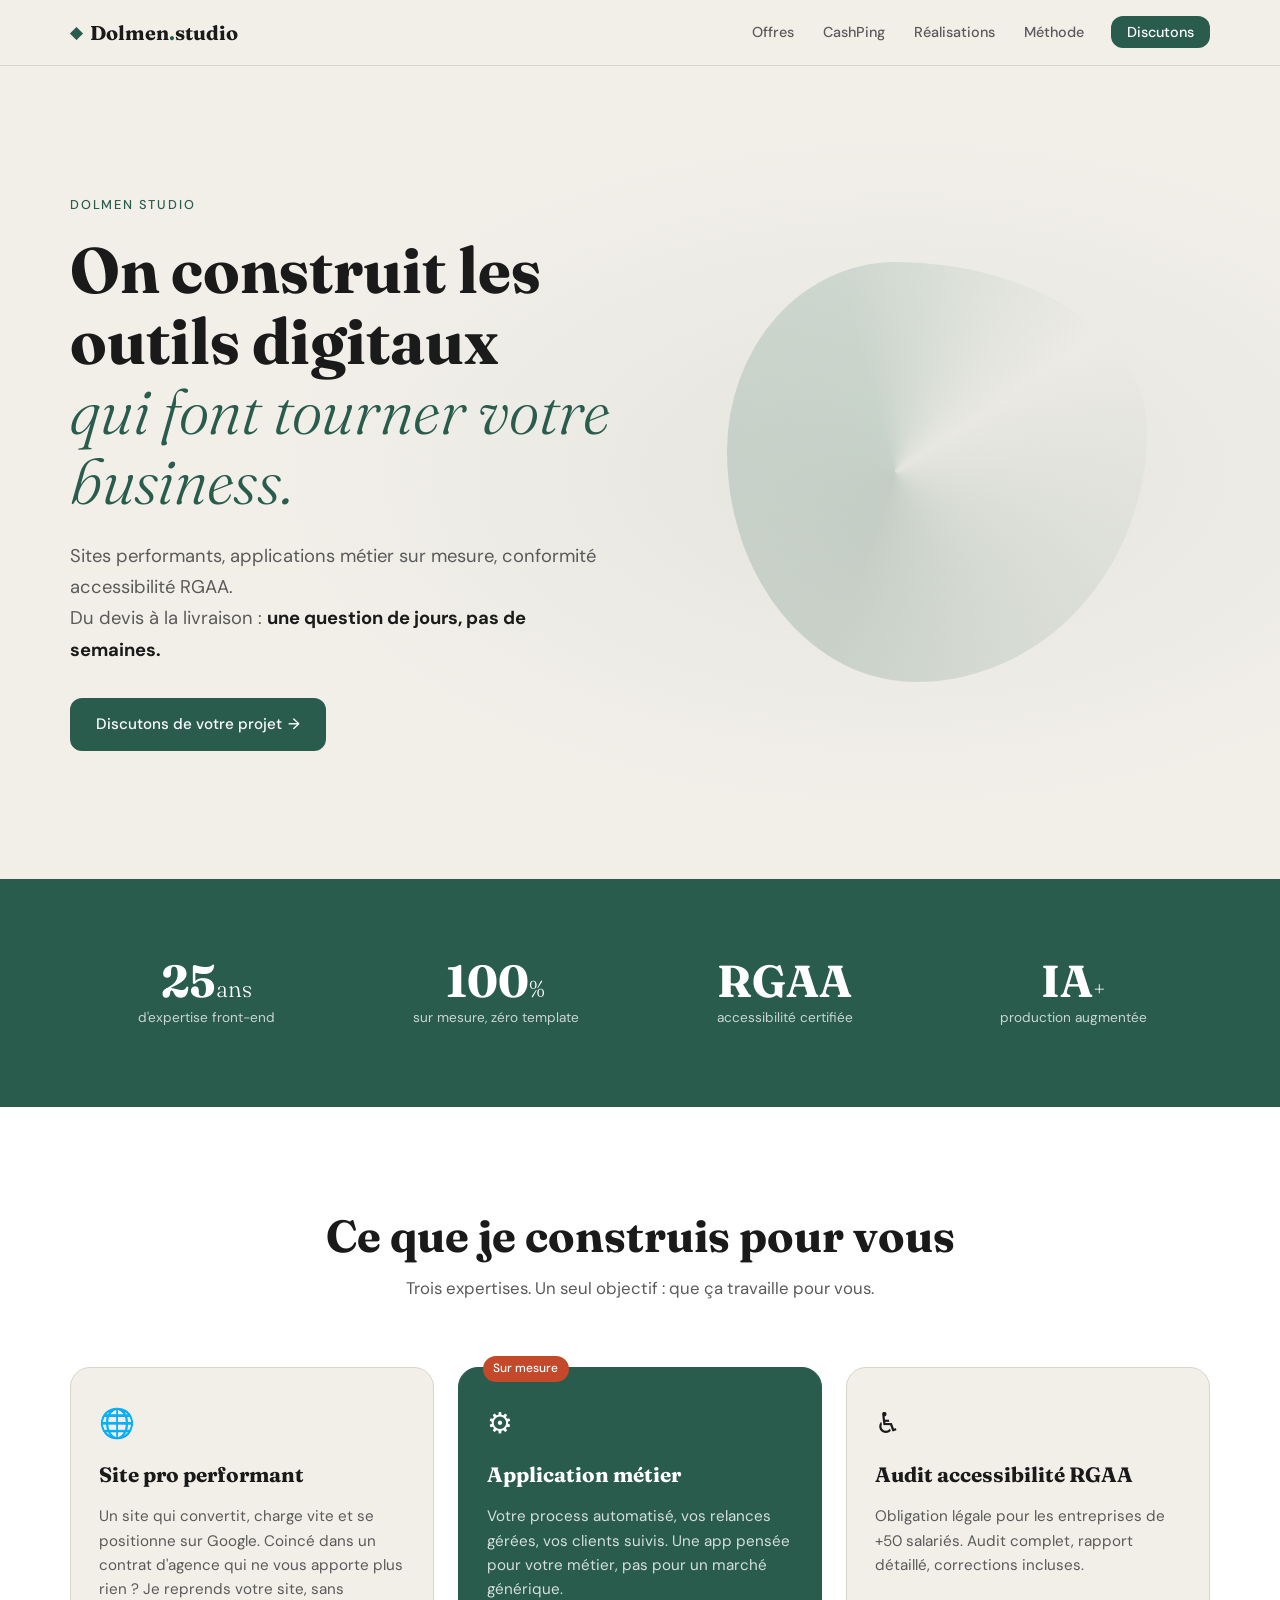
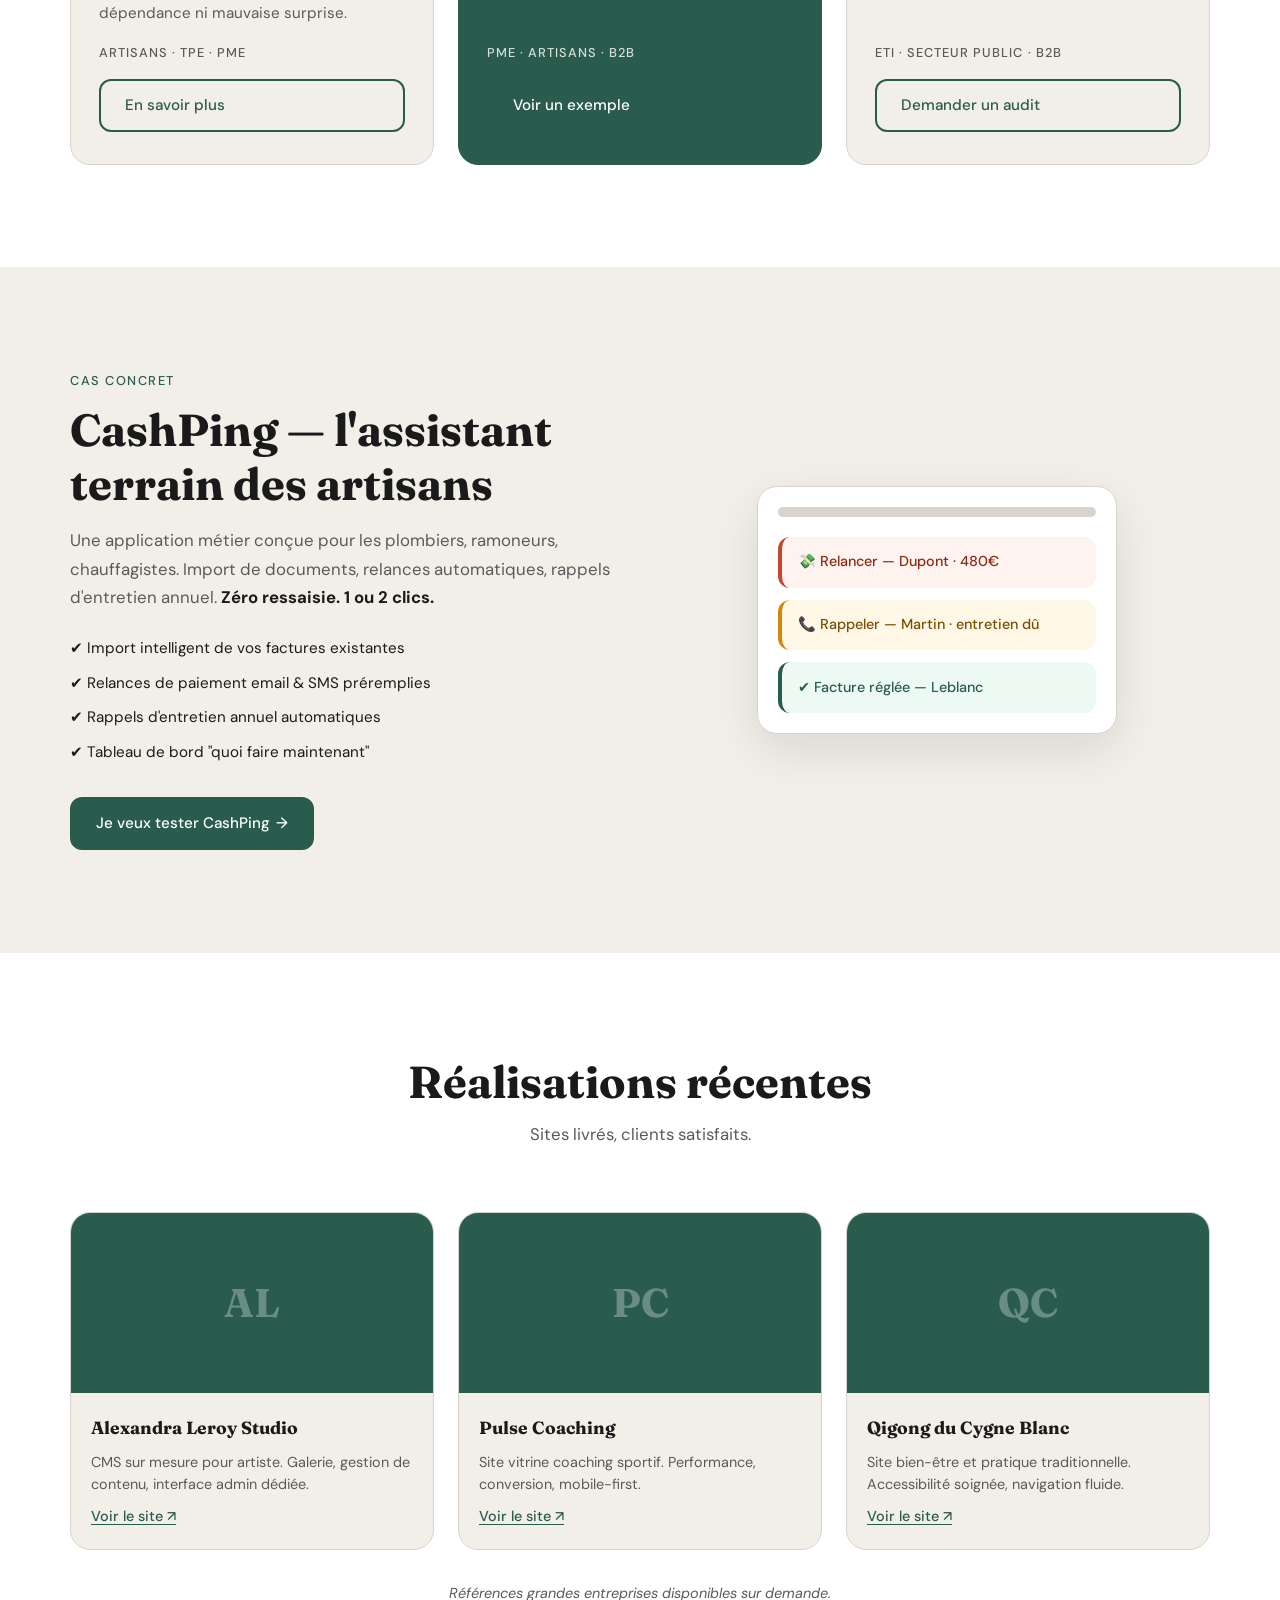
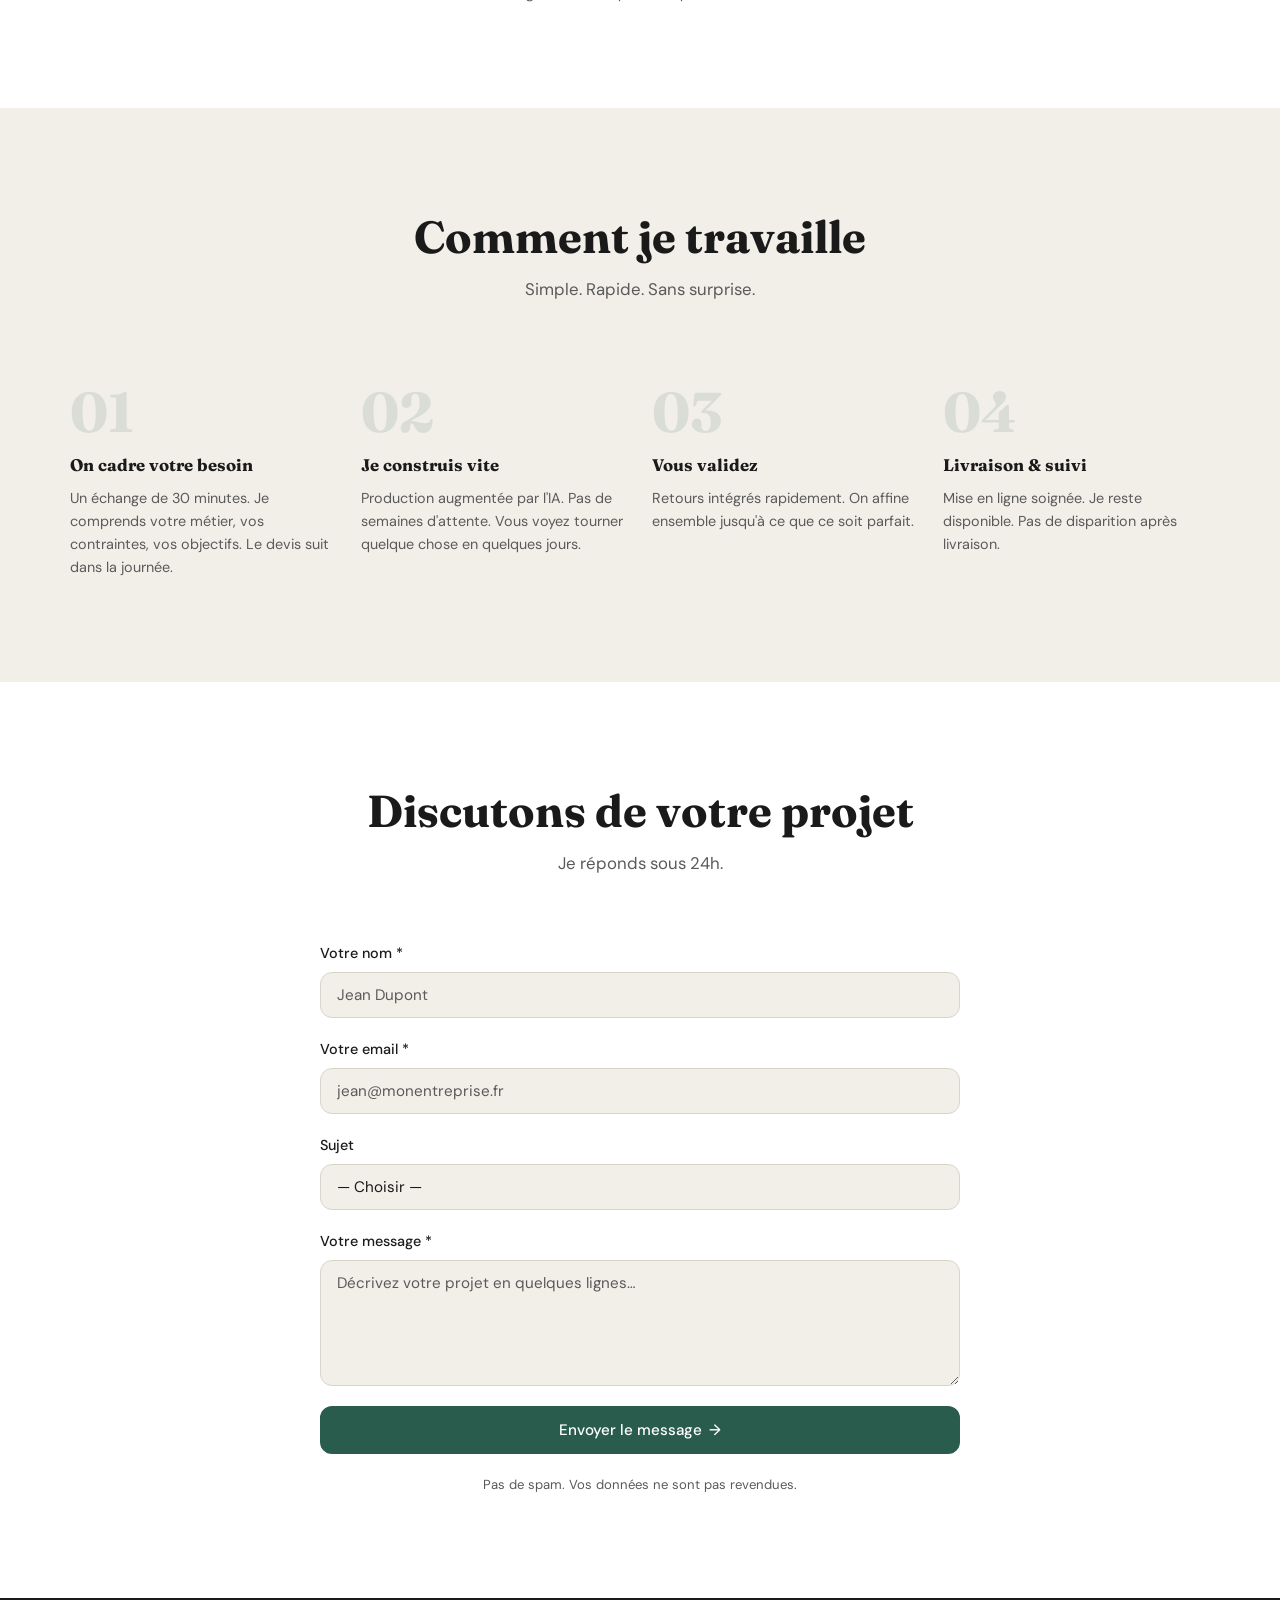
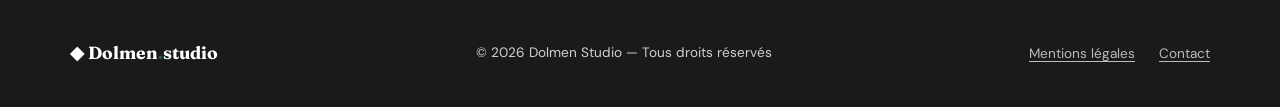
<file: index.html>
<!DOCTYPE html>
<html lang="fr">
<head>
  <meta charset="UTF-8" />
  <meta name="viewport" content="width=device-width, initial-scale=1.0" />
  <meta name="description" content="Dolmen Studio — Sites performants, applications métier sur mesure et conformité accessibilité RGAA. Du devis à la livraison : une question de jours." />
  <title>Dolmen Studio — Outils digitaux sur mesure</title>

  <!-- Fonts -->
  <link rel="preconnect" href="https://fonts.googleapis.com" />
  <link rel="preconnect" href="https://fonts.gstatic.com" crossorigin />
  <link href="https://fonts.googleapis.com/css2?family=Fraunces:ital,opsz,wght@0,9..144,300;0,9..144,700;1,9..144,300&family=DM+Sans:wght@400;500&display=swap" rel="stylesheet" />

  <link rel="stylesheet" href="assets/css/style.css" />
</head>

<body>

  <!-- RGAA : lien d'évitement -->
  <a class="skip-link" href="#main">Aller au contenu principal</a>

  <!-- ═══════════════════════════════════════════
       HEADER / NAV
  ═══════════════════════════════════════════ -->
  <header class="site-header" role="banner">
    <div class="container header-inner">
      <a href="/" class="logo" aria-label="Dolmen Studio — retour à l'accueil">
        <span class="logo-mark" aria-hidden="true">◆</span>
        <span class="logo-text">Dolmen<span class="logo-dot">.</span>studio</span>
      </a>

      <nav aria-label="Navigation principale">
        <button class="nav-toggle" aria-expanded="false" aria-controls="nav-menu" aria-label="Ouvrir le menu">
          <span class="burger" aria-hidden="true"></span>
        </button>
        <ul id="nav-menu" class="nav-menu" role="list">
          <li><a href="#offres">Offres</a></li>
          <li><a href="#cashping">CashPing</a></li>
          <li><a href="#realisations">Réalisations</a></li>
          <li><a href="#methode">Méthode</a></li>
          <li><a href="#contact" class="nav-cta">Discutons</a></li>
        </ul>
      </nav>
    </div>
  </header>

  <!-- ═══════════════════════════════════════════
       MAIN
  ═══════════════════════════════════════════ -->
  <main id="main" tabindex="-1">

    <!-- ① HERO ─────────────────────────────── -->
    <section class="hero" aria-labelledby="hero-title">
      <div class="container hero-inner">
        <div class="hero-content">
          <p class="hero-eyebrow">Dolmen Studio</p>
          <h1 id="hero-title" class="hero-title">
            On construit les outils digitaux<br />
            <em>qui font tourner votre business.</em>
          </h1>
          <p class="hero-subtitle">
            Sites performants, applications métier sur mesure, conformité accessibilité RGAA.<br />
            Du devis à la livraison : <strong>une question de jours, pas de semaines.</strong>
          </p>
          <a href="#contact" class="btn btn-primary">
            Discutons de votre projet
            <span aria-hidden="true"> →</span>
          </a>
        </div>
        <div class="hero-visual" aria-hidden="true">
          <div class="hero-shape"></div>
        </div>
      </div>
    </section>

    <!-- ② CRÉDIBILITÉ ───────────────────────── -->
    <section class="credibilite" aria-labelledby="cred-title">
      <div class="container">
        <h2 id="cred-title" class="sr-only">Chiffres clés</h2>
        <ul class="stats-grid" role="list">
          <li class="stat-item">
            <span class="stat-number">25<span class="stat-unit">ans</span></span>
            <span class="stat-label">d'expertise front-end</span>
          </li>
          <li class="stat-item">
            <span class="stat-number">100<span class="stat-unit">%</span></span>
            <span class="stat-label">sur mesure, zéro template</span>
          </li>
          <li class="stat-item">
            <span class="stat-number">RGAA</span>
            <span class="stat-label">accessibilité certifiée</span>
          </li>
          <li class="stat-item">
            <span class="stat-number">IA<span class="stat-unit">+</span></span>
            <span class="stat-label">production augmentée</span>
          </li>
        </ul>
      </div>
    </section>

    <!-- ③ OFFRES ────────────────────────────── -->
    <section class="offres" id="offres" aria-labelledby="offres-title">
      <div class="container">
        <header class="section-header">
          <h2 id="offres-title" class="section-title">Ce que je construis pour vous</h2>
          <p class="section-subtitle">Trois expertises. Un seul objectif : que ça travaille pour vous.</p>
        </header>

        <ul class="offres-grid" role="list">

          <li class="offre-card">
            <span class="offre-icon" aria-hidden="true">🌐</span>
            <h3 class="offre-title">Site pro performant</h3>
            <p class="offre-desc">
              Un site qui convertit, charge vite et se positionne sur Google.
              Coincé dans un contrat d'agence qui ne vous apporte plus rien ? Je reprends votre site, sans dépendance ni mauvaise surprise.
            </p>
            <p class="offre-cible">Artisans · TPE · PME</p>
            <a href="#contact" class="btn btn-secondary">En savoir plus</a>
          </li>

          <li class="offre-card offre-card--featured">
            <span class="offre-badge">Sur mesure</span>
            <span class="offre-icon" aria-hidden="true">⚙️</span>
            <h3 class="offre-title">Application métier</h3>
            <p class="offre-desc">
              Votre process automatisé, vos relances gérées, vos clients suivis.
              Une app pensée pour votre métier, pas pour un marché générique.
            </p>
            <p class="offre-cible">PME · Artisans · B2B</p>
            <a href="#cashping" class="btn btn-primary">Voir un exemple</a>
          </li>

          <li class="offre-card">
            <span class="offre-icon" aria-hidden="true">♿</span>
            <h3 class="offre-title">Audit accessibilité RGAA</h3>
            <p class="offre-desc">
              Obligation légale pour les entreprises de +50 salariés.
              Audit complet, rapport détaillé, corrections incluses.
            </p>
            <p class="offre-cible">ETI · Secteur public · B2B</p>
            <a href="#contact" class="btn btn-secondary">Demander un audit</a>
          </li>

        </ul>
      </div>
    </section>

    <!-- ④ CASHPING ───────────────────────────── -->
    <section class="cashping-section" id="cashping" aria-labelledby="cashping-title">
      <div class="container cashping-inner">
        <div class="cashping-content">
          <p class="section-eyebrow">Cas concret</p>
          <h2 id="cashping-title" class="section-title">
            CashPing — l'assistant terrain des artisans
          </h2>
          <p class="cashping-desc">
            Une application métier conçue pour les plombiers, ramoneurs, chauffagistes.
            Import de documents, relances automatiques, rappels d'entretien annuel.
            <strong>Zéro ressaisie. 1 ou 2 clics.</strong>
          </p>
          <ul class="cashping-features" role="list">
            <li>✔ Import intelligent de vos factures existantes</li>
            <li>✔ Relances de paiement email & SMS préremplies</li>
            <li>✔ Rappels d'entretien annuel automatiques</li>
            <li>✔ Tableau de bord "quoi faire maintenant"</li>
          </ul>
          <a href="#contact" class="btn btn-primary" aria-label="Être notifié du lancement de CashPing">
            Je veux tester CashPing
            <span aria-hidden="true"> →</span>
          </a>
        </div>
        <div class="cashping-visual" aria-hidden="true">
          <div class="cashping-mockup">
            <div class="mockup-bar"></div>
            <div class="mockup-card mockup-card--alert">💸 Relancer — Dupont · 480€</div>
            <div class="mockup-card mockup-card--todo">📞 Rappeler — Martin · entretien dû</div>
            <div class="mockup-card mockup-card--ok">✔ Facture réglée — Leblanc</div>
          </div>
        </div>
      </div>
    </section>

    <!-- ⑤ RÉALISATIONS ──────────────────────── -->
    <section class="realisations" id="realisations" aria-labelledby="real-title">
      <div class="container">
        <header class="section-header">
          <h2 id="real-title" class="section-title">Réalisations récentes</h2>
          <p class="section-subtitle">Sites livrés, clients satisfaits.</p>
        </header>

        <ul class="real-grid" role="list">

          <li class="real-card">
            <div class="real-img-placeholder" aria-label="Capture du site Alexandra Leroy">
              <span aria-hidden="true">AL</span>
            </div>
            <div class="real-info">
              <h3 class="real-title">Alexandra Leroy Studio</h3>
              <p class="real-desc">CMS sur mesure pour artiste. Galerie, gestion de contenu, interface admin dédiée.</p>
              <a href="https://alexandraleroy.studio" target="_blank" rel="noopener noreferrer" class="real-link">
                Voir le site
                <span class="sr-only">(s'ouvre dans un nouvel onglet)</span>
                <span aria-hidden="true"> ↗</span>
              </a>
            </div>
          </li>

          <li class="real-card">
            <div class="real-img-placeholder" aria-label="Capture du site Pulse Coaching">
              <span aria-hidden="true">PC</span>
            </div>
            <div class="real-info">
              <h3 class="real-title">Pulse Coaching</h3>
              <p class="real-desc">Site vitrine coaching sportif. Performance, conversion, mobile-first.</p>
              <a href="https://pulsecoaching.fr" target="_blank" rel="noopener noreferrer" class="real-link">
                Voir le site
                <span class="sr-only">(s'ouvre dans un nouvel onglet)</span>
                <span aria-hidden="true"> ↗</span>
              </a>
            </div>
          </li>

          <li class="real-card">
            <div class="real-img-placeholder" aria-label="Capture du site Qigong du Cygne Blanc">
              <span aria-hidden="true">QC</span>
            </div>
            <div class="real-info">
              <h3 class="real-title">Qigong du Cygne Blanc</h3>
              <p class="real-desc">Site bien-être et pratique traditionnelle. Accessibilité soignée, navigation fluide.</p>
              <a href="https://qigongducygneblanc.fr" target="_blank" rel="noopener noreferrer" class="real-link">
                Voir le site
                <span class="sr-only">(s'ouvre dans un nouvel onglet)</span>
                <span aria-hidden="true"> ↗</span>
              </a>
            </div>
          </li>

        </ul>

        <p class="real-note">
          <em>Références grandes entreprises disponibles sur demande.</em>
        </p>
      </div>
    </section>

    <!-- ⑥ MÉTHODE ───────────────────────────── -->
    <section class="methode" id="methode" aria-labelledby="methode-title">
      <div class="container">
        <header class="section-header">
          <h2 id="methode-title" class="section-title">Comment je travaille</h2>
          <p class="section-subtitle">Simple. Rapide. Sans surprise.</p>
        </header>

        <ol class="methode-steps" role="list">
          <li class="methode-step">
            <span class="step-number" aria-hidden="true">01</span>
            <div class="step-content">
              <h3 class="step-title">On cadre votre besoin</h3>
              <p class="step-desc">Un échange de 30 minutes. Je comprends votre métier, vos contraintes, vos objectifs. Le devis suit dans la journée.</p>
            </div>
          </li>
          <li class="methode-step">
            <span class="step-number" aria-hidden="true">02</span>
            <div class="step-content">
              <h3 class="step-title">Je construis vite</h3>
              <p class="step-desc">Production augmentée par l'IA. Pas de semaines d'attente. Vous voyez tourner quelque chose en quelques jours.</p>
            </div>
          </li>
          <li class="methode-step">
            <span class="step-number" aria-hidden="true">03</span>
            <div class="step-content">
              <h3 class="step-title">Vous validez</h3>
              <p class="step-desc">Retours intégrés rapidement. On affine ensemble jusqu'à ce que ce soit parfait.</p>
            </div>
          </li>
          <li class="methode-step">
            <span class="step-number" aria-hidden="true">04</span>
            <div class="step-content">
              <h3 class="step-title">Livraison & suivi</h3>
              <p class="step-desc">Mise en ligne soignée. Je reste disponible. Pas de disparition après livraison.</p>
            </div>
          </li>
        </ol>
      </div>
    </section>

    <!-- ⑦ CONTACT ───────────────────────────── -->
    <section class="contact" id="contact" aria-labelledby="contact-title">
      <div class="container contact-inner">
        <header class="section-header">
          <h2 id="contact-title" class="section-title">Discutons de votre projet</h2>
          <p class="section-subtitle">Je réponds sous 24h.</p>
        </header>

        <form id="contact-form" class="contact-form" action="contact.php" method="POST" novalidate aria-label="Formulaire de contact">
          <input type="hidden" name="csrf_token" id="csrf_token" value="">
          <div class="form-group">
            <label for="name">Votre nom <span aria-hidden="true">*</span><span class="sr-only">(obligatoire)</span></label>
            <input type="text" id="name" name="name" required autocomplete="name" placeholder="Jean Dupont" />
          </div>
          <div class="form-group">
            <label for="email">Votre email <span aria-hidden="true">*</span><span class="sr-only">(obligatoire)</span></label>
            <input type="email" id="email" name="email" required autocomplete="email" placeholder="jean@monentreprise.fr" />
          </div>
          <div class="form-group">
            <label for="sujet">Sujet</label>
            <select id="sujet" name="sujet" autocomplete="off">
              <option value="">— Choisir —</option>
              <option value="site">Site pro performant</option>
              <option value="app">Application métier</option>
              <option value="rgaa">Audit accessibilité RGAA</option>
              <option value="cashping">Tester CashPing</option>
              <option value="autre">Autre</option>
            </select>
          </div>
          <div class="form-group">
            <label for="message">Votre message <span aria-hidden="true">*</span><span class="sr-only">(obligatoire)</span></label>
            <textarea id="message" name="message" required rows="5" placeholder="Décrivez votre projet en quelques lignes…"></textarea>
          </div>
          <button type="submit" class="btn btn-primary btn-full">
            Envoyer le message
            <span aria-hidden="true"> →</span>
          </button>
          <p class="form-note">Pas de spam. Vos données ne sont pas revendues.</p>
        </form>
        <div id="form-success" style="display:none" role="alert">Merci ! Votre message a bien été envoyé. Je vous réponds sous 24h.</div>

      </div>
    </section>

  </main>

  <!-- ═══════════════════════════════════════════
       FOOTER
  ═══════════════════════════════════════════ -->
  <footer class="site-footer" role="contentinfo">
    <div class="container footer-inner">
      <p class="footer-logo">
        <span aria-hidden="true">◆</span> Dolmen<span class="logo-dot">.</span>studio
      </p>
      <p class="footer-copy">© <span id="year"></span> Dolmen Studio — Tous droits réservés</p>
      <nav aria-label="Navigation secondaire">
        <ul class="footer-nav" role="list">
          <li><a href="mentions-legales.html">Mentions légales</a></li>
          <li><a href="mailto:contact@dolmen.studio">Contact</a></li>
        </ul>
      </nav>
    </div>
  </footer>

  <script src="assets/js/main.js"></script>
</body>
</html>
</file>
<file: assets/css/style.css>
/* ═══════════════════════════════════════════════════
   DOLMEN STUDIO — style.css
   Palette : #F2EFE9 / #2A5C4E / #1A1A1A / #FFFFFF
   Typo    : Fraunces (titres) + DM Sans (corps)
═══════════════════════════════════════════════════ */

/* ── RESET & BASE ──────────────────────────────── */
*, *::before, *::after {
  box-sizing: border-box;
  margin: 0;
  padding: 0;
}

:root {
  --bg:        #F2EFE9;
  --surface:   #FFFFFF;
  --accent:    #2A5C4E;
  --accent-lt: #3D7A6A;
  --text:      #1A1A1A;
  --text-muted:#5A5A5A;
  --border:    #D8D4CC;
  --danger:    #C4482A;

  --ff-title: 'Fraunces', Georgia, serif;
  --ff-body:  'DM Sans', system-ui, sans-serif;

  --radius:   12px;
  --radius-lg:20px;

  --container: 1140px;
  --gap:       clamp(1.5rem, 4vw, 3rem);

  --transition: 200ms ease;
}

html {
  scroll-behavior: smooth;
  font-size: 100%;
}

body {
  font-family: var(--ff-body);
  background: var(--bg);
  color: var(--text);
  line-height: 1.65;
  -webkit-font-smoothing: antialiased;
}

img {
  max-width: 100%;
  height: auto;
  display: block;
}

ul, ol { list-style: none; }

a {
  color: inherit;
  text-decoration: none;
}

/* ── ACCESSIBILITÉ ─────────────────────────────── */
.sr-only {
  position: absolute;
  width: 1px; height: 1px;
  padding: 0; margin: -1px;
  overflow: hidden;
  clip: rect(0,0,0,0);
  white-space: nowrap;
  border: 0;
}

.skip-link {
  position: absolute;
  top: -100%;
  left: 1rem;
  background: var(--accent);
  color: #fff;
  padding: .5rem 1rem;
  border-radius: 0 0 var(--radius) var(--radius);
  font-family: var(--ff-body);
  font-size: .9rem;
  font-weight: 500;
  z-index: 9999;
  transition: top var(--transition);
}
.skip-link:focus {
  top: 0;
}

/* Focus visible global */
:focus-visible {
  outline: 3px solid var(--accent);
  outline-offset: 3px;
  border-radius: 4px;
}

/* ── CONTAINER ─────────────────────────────────── */
.container {
  width: min(var(--container), 100% - 2 * clamp(1rem, 4vw, 2rem));
  margin-inline: auto;
}

/* ── BOUTONS ───────────────────────────────────── */
.btn {
  display: inline-flex;
  align-items: center;
  gap: .4rem;
  font-family: var(--ff-body);
  font-size: .95rem;
  font-weight: 500;
  padding: .75rem 1.5rem;
  border-radius: var(--radius);
  border: 2px solid transparent;
  cursor: pointer;
  transition: background var(--transition), color var(--transition),
              border-color var(--transition), transform var(--transition);
  white-space: nowrap;
}
.btn:active { transform: scale(.98); }

.btn-primary {
  background: var(--accent);
  color: #fff;
  border-color: var(--accent);
}
.btn-primary:hover, .btn-primary:focus-visible {
  background: var(--accent-lt);
  border-color: var(--accent-lt);
}

.btn-secondary {
  background: transparent;
  color: var(--accent);
  border-color: var(--accent);
}
.btn-secondary:hover, .btn-secondary:focus-visible {
  background: var(--accent);
  color: #fff;
}

.btn-full { width: 100%; justify-content: center; }

/* ── SECTION COMMUNE ───────────────────────────── */
section { padding-block: clamp(4rem, 8vw, 7rem); }

.section-header {
  text-align: center;
  margin-bottom: clamp(2.5rem, 5vw, 4rem);
}

.section-title {
  font-family: var(--ff-title);
  font-size: clamp(1.8rem, 3.5vw, 2.8rem);
  font-weight: 700;
  line-height: 1.2;
  color: var(--text);
  margin-bottom: .75rem;
}

.section-subtitle {
  font-size: 1.05rem;
  color: var(--text-muted);
  max-width: 55ch;
  margin-inline: auto;
}

.section-eyebrow {
  font-size: .8rem;
  font-weight: 500;
  letter-spacing: .12em;
  text-transform: uppercase;
  color: var(--accent);
  margin-bottom: .75rem;
}

/* ══════════════════════════════════════════════════
   HEADER / NAV
══════════════════════════════════════════════════ */
.site-header {
  position: sticky;
  top: 0;
  z-index: 100;
  background: rgba(242, 239, 233, .92);
  backdrop-filter: blur(12px);
  border-bottom: 1px solid var(--border);
}

.header-inner {
  display: flex;
  align-items: center;
  justify-content: space-between;
  padding-block: 1rem;
  gap: 1rem;
}

/* Logo */
.logo {
  display: flex;
  align-items: center;
  gap: .5rem;
  font-family: var(--ff-title);
  font-size: 1.25rem;
  font-weight: 700;
  color: var(--text);
  text-decoration: none;
}
.logo-mark {
  color: var(--accent);
  font-size: 1rem;
}
.logo-dot { color: var(--accent); }

/* Nav */
.nav-menu {
  display: flex;
  align-items: center;
  gap: clamp(.75rem, 2vw, 1.75rem);
  flex-wrap: nowrap;
}
.nav-menu a {
  font-size: .9rem;
  font-weight: 500;
  color: var(--text-muted);
  transition: color var(--transition);
  padding: .25rem .1rem;
  border-bottom: 2px solid transparent;
}
.nav-menu a:hover,
.nav-menu a:focus-visible {
  color: var(--text);
  border-bottom-color: var(--accent);
}
.nav-cta {
  background: var(--accent);
  color: #fff !important;
  padding: .45rem 1rem !important;
  border-radius: var(--radius) !important;
  border-bottom: none !important;
}
.nav-cta:hover, .nav-cta:focus-visible {
  background: var(--accent-lt) !important;
  border-bottom: none !important;
}

/* Burger mobile */
.nav-toggle {
  display: none;
  background: none;
  border: none;
  cursor: pointer;
  padding: .5rem;
  border-radius: 6px;
}
.burger,
.burger::before,
.burger::after {
  display: block;
  width: 22px;
  height: 2px;
  background: var(--text);
  border-radius: 2px;
  transition: transform var(--transition), opacity var(--transition);
}
.burger { position: relative; }
.burger::before,
.burger::after {
  content: '';
  position: absolute;
  left: 0;
}
.burger::before { top: -6px; }
.burger::after  { top:  6px; }

/* Burger ouvert */
.nav-toggle[aria-expanded="true"] .burger { background: transparent; }
.nav-toggle[aria-expanded="true"] .burger::before { transform: rotate(45deg) translate(4px, 4px); }
.nav-toggle[aria-expanded="true"] .burger::after  { transform: rotate(-45deg) translate(4px,-4px); }

/* ══════════════════════════════════════════════════
   HERO
══════════════════════════════════════════════════ */
.hero {
  background: var(--bg);
  padding-block: clamp(5rem, 10vw, 9rem);
  overflow: hidden;
  position: relative;
}

.hero::before {
  content: '';
  position: absolute;
  inset: 0;
  background: radial-gradient(ellipse 70% 60% at 70% 50%, rgba(42,92,78,.07) 0%, transparent 70%);
  pointer-events: none;
}

.hero-inner {
  display: grid;
  grid-template-columns: 1fr 1fr;
  align-items: center;
  gap: var(--gap);
}

.hero-eyebrow {
  font-size: .8rem;
  font-weight: 500;
  letter-spacing: .14em;
  text-transform: uppercase;
  color: var(--accent);
  margin-bottom: 1.25rem;
}

.hero-title {
  font-family: var(--ff-title);
  font-size: clamp(2.2rem, 5vw, 4rem);
  font-weight: 700;
  line-height: 1.1;
  color: var(--text);
  margin-bottom: 1.5rem;
}
.hero-title em {
  font-style: italic;
  font-weight: 300;
  color: var(--accent);
}

.hero-subtitle {
  font-size: clamp(1rem, 1.5vw, 1.15rem);
  color: var(--text-muted);
  max-width: 50ch;
  margin-bottom: 2rem;
  line-height: 1.7;
}
.hero-subtitle strong { color: var(--text); }

/* Forme décorative */
.hero-visual {
  display: flex;
  align-items: center;
  justify-content: center;
}

.hero-shape {
  width: clamp(220px, 35vw, 420px);
  aspect-ratio: 1;
  border-radius: 40% 60% 55% 45% / 45% 40% 60% 55%;
  background: conic-gradient(from 200deg at 40% 50%, var(--accent) 0%, #3D7A6A 40%, #F2EFE9 60%, var(--accent) 100%);
  opacity: .18;
  animation: morphBlob 8s ease-in-out infinite;
}

@keyframes morphBlob {
  0%, 100% { border-radius: 40% 60% 55% 45% / 45% 40% 60% 55%; }
  33%       { border-radius: 55% 45% 40% 60% / 60% 55% 45% 40%; }
  66%       { border-radius: 45% 55% 60% 40% / 40% 60% 55% 45%; }
}

/* ══════════════════════════════════════════════════
   CRÉDIBILITÉ
══════════════════════════════════════════════════ */
.credibilite {
  background: var(--accent);
  padding-block: clamp(2.5rem, 5vw, 4rem);
}

.stats-grid {
  display: grid;
  grid-template-columns: repeat(4, 1fr);
  gap: 1rem;
  text-align: center;
}

.stat-item {
  display: flex;
  flex-direction: column;
  gap: .35rem;
  padding: 1rem;
}

.stat-number {
  font-family: var(--ff-title);
  font-size: clamp(1.8rem, 3.5vw, 2.8rem);
  font-weight: 700;
  color: #fff;
  line-height: 1;
}
.stat-unit {
  font-size: clamp(1rem, 1.8vw, 1.5rem);
  font-weight: 300;
}
.stat-label {
  font-size: .85rem;
  color: rgba(255,255,255,.75);
  line-height: 1.3;
}

/* ══════════════════════════════════════════════════
   OFFRES
══════════════════════════════════════════════════ */
.offres { background: var(--surface); }

.offres-grid {
  display: grid;
  grid-template-columns: repeat(3, 1fr);
  gap: 1.5rem;
  align-items: stretch;
}

.offre-card {
  background: var(--bg);
  border: 1px solid var(--border);
  border-radius: var(--radius-lg);
  padding: 2rem 1.75rem;
  display: flex;
  flex-direction: column;
  gap: 1rem;
  position: relative;
  transition: transform var(--transition), box-shadow var(--transition);
}
.offre-card:hover {
  transform: translateY(-4px);
  box-shadow: 0 12px 32px rgba(42,92,78,.12);
}

.offre-card--featured {
  background: var(--accent);
  border-color: var(--accent);
  color: #fff;
}
.offre-card--featured .offre-desc,
.offre-card--featured .offre-cible { color: rgba(255,255,255,.8); }

.offre-badge {
  position: absolute;
  top: -12px;
  left: 1.5rem;
  background: var(--danger);
  color: #fff;
  font-size: .75rem;
  font-weight: 500;
  padding: .2rem .65rem;
  border-radius: 20px;
}

.offre-icon { font-size: 1.8rem; }

.offre-title {
  font-family: var(--ff-title);
  font-size: 1.3rem;
  font-weight: 700;
  line-height: 1.2;
}

.offre-desc {
  font-size: .95rem;
  color: var(--text-muted);
  line-height: 1.6;
  flex: 1;
}

.offre-cible {
  font-size: .8rem;
  font-weight: 500;
  letter-spacing: .08em;
  color: var(--text-muted);
  text-transform: uppercase;
}

/* ══════════════════════════════════════════════════
   CASHPING
══════════════════════════════════════════════════ */
.cashping-section {
  background: var(--bg);
  position: relative;
  overflow: hidden;
}

.cashping-inner {
  display: grid;
  grid-template-columns: 1fr 1fr;
  gap: var(--gap);
  align-items: center;
}

.cashping-desc {
  font-size: 1.05rem;
  color: var(--text-muted);
  margin-block: 1rem 1.5rem;
  line-height: 1.7;
}
.cashping-desc strong { color: var(--text); }

.cashping-features {
  display: flex;
  flex-direction: column;
  gap: .6rem;
  margin-bottom: 2rem;
}
.cashping-features li {
  font-size: .95rem;
  color: var(--text);
  display: flex;
  align-items: flex-start;
  gap: .5rem;
}

/* Mockup décoratif */
.cashping-visual {
  display: flex;
  justify-content: center;
}

.cashping-mockup {
  background: var(--surface);
  border: 1px solid var(--border);
  border-radius: var(--radius-lg);
  padding: 1.25rem;
  width: min(360px, 100%);
  box-shadow: 0 16px 48px rgba(0,0,0,.1);
  display: flex;
  flex-direction: column;
  gap: .75rem;
}

.mockup-bar {
  height: 10px;
  background: var(--border);
  border-radius: 6px;
  margin-bottom: .5rem;
}

.mockup-card {
  padding: .85rem 1rem;
  border-radius: var(--radius);
  font-size: .9rem;
  font-weight: 500;
  border-left: 4px solid transparent;
}
.mockup-card--alert {
  background: #FFF3F0;
  border-left-color: var(--danger);
  color: #8B2A17;
}
.mockup-card--todo {
  background: #FFF8E6;
  border-left-color: #D4870A;
  color: #7A4E04;
}
.mockup-card--ok {
  background: #EDFAF3;
  border-left-color: var(--accent);
  color: var(--accent);
}

/* ══════════════════════════════════════════════════
   RÉALISATIONS
══════════════════════════════════════════════════ */
.realisations { background: var(--surface); }

.real-grid {
  display: grid;
  grid-template-columns: repeat(3, 1fr);
  gap: 1.5rem;
  margin-bottom: 2rem;
}

.real-card {
  background: var(--bg);
  border: 1px solid var(--border);
  border-radius: var(--radius-lg);
  overflow: hidden;
  transition: transform var(--transition), box-shadow var(--transition);
}
.real-card:hover {
  transform: translateY(-4px);
  box-shadow: 0 12px 32px rgba(42,92,78,.12);
}

.real-img-placeholder {
  background: var(--accent);
  height: 180px;
  display: flex;
  align-items: center;
  justify-content: center;
  font-family: var(--ff-title);
  font-size: 2.5rem;
  font-weight: 700;
  color: rgba(255,255,255,.3);
}

.real-info {
  padding: 1.25rem;
  display: flex;
  flex-direction: column;
  gap: .6rem;
}

.real-title {
  font-family: var(--ff-title);
  font-size: 1.1rem;
  font-weight: 700;
}

.real-desc {
  font-size: .9rem;
  color: var(--text-muted);
  line-height: 1.5;
  flex: 1;
}

.real-link {
  font-size: .9rem;
  font-weight: 500;
  color: var(--accent);
  text-decoration: underline;
  text-underline-offset: 3px;
  align-self: flex-start;
  transition: color var(--transition);
}
.real-link:hover, .real-link:focus-visible { color: var(--accent-lt); }

.real-note {
  text-align: center;
  font-size: .9rem;
  color: var(--text-muted);
}

/* ══════════════════════════════════════════════════
   MÉTHODE
══════════════════════════════════════════════════ */
.methode { background: var(--bg); }

.methode-steps {
  display: grid;
  grid-template-columns: repeat(4, 1fr);
  gap: 1.5rem;
}

.methode-step {
  position: relative;
  padding-top: 1rem;
}

.step-number {
  font-family: var(--ff-title);
  font-size: 3.5rem;
  font-weight: 700;
  color: rgba(42,92,78,.12);
  line-height: 1;
  display: block;
  margin-bottom: .75rem;
}

.step-title {
  font-family: var(--ff-title);
  font-size: 1.05rem;
  font-weight: 700;
  margin-bottom: .5rem;
  color: var(--text);
}

.step-desc {
  font-size: .9rem;
  color: var(--text-muted);
  line-height: 1.6;
}

/* ══════════════════════════════════════════════════
   CONTACT
══════════════════════════════════════════════════ */
.contact {
  background: var(--surface);
}

.contact-inner {
  max-width: 640px;
}

.contact-form {
  display: flex;
  flex-direction: column;
  gap: 1.25rem;
}

.form-group {
  display: flex;
  flex-direction: column;
  gap: .4rem;
}

.form-group label {
  font-size: .9rem;
  font-weight: 500;
  color: var(--text);
}

.form-group input,
.form-group select,
.form-group textarea {
  font-family: var(--ff-body);
  font-size: .95rem;
  background: var(--bg);
  border: 1.5px solid var(--border);
  border-radius: var(--radius);
  padding: .75rem 1rem;
  color: var(--text);
  transition: border-color var(--transition);
  width: 100%;
  appearance: none;
}

.form-group input:focus,
.form-group select:focus,
.form-group textarea:focus {
  outline: none;
  border-color: var(--accent);
  box-shadow: 0 0 0 3px rgba(42,92,78,.15);
}

.form-group input::placeholder,
.form-group textarea::placeholder { color: var(--text-muted); }

.form-group textarea { resize: vertical; min-height: 120px; }

.form-note {
  text-align: center;
  font-size: .82rem;
  color: var(--text-muted);
}

/* ══════════════════════════════════════════════════
   FOOTER
══════════════════════════════════════════════════ */
.site-footer {
  background: var(--text);
  color: rgba(255,255,255,.8);
  padding-block: 2.5rem;
}

.footer-inner {
  display: flex;
  align-items: center;
  justify-content: space-between;
  flex-wrap: wrap;
  gap: 1rem;
}

.footer-logo {
  font-family: var(--ff-title);
  font-size: 1.1rem;
  font-weight: 700;
  color: #fff;
}

.footer-copy { font-size: .85rem; }

.footer-nav {
  display: flex;
  gap: 1.5rem;
}
.footer-nav a {
  font-size: .85rem;
  color: rgba(255,255,255,.7);
  text-decoration: underline;
  text-underline-offset: 3px;
  transition: color var(--transition);
}
.footer-nav a:hover, .footer-nav a:focus-visible {
  color: #fff;
}

/* ══════════════════════════════════════════════════
   RESPONSIVE — TABLETTE (< 900px)
══════════════════════════════════════════════════ */
@media (max-width: 900px) {
  .hero-inner       { grid-template-columns: 1fr; }
  .hero-visual      { display: none; }
  .offres-grid      { grid-template-columns: 1fr; max-width: 480px; margin-inline: auto; }
  .cashping-inner   { grid-template-columns: 1fr; }
  .cashping-visual  { order: -1; }
  .real-grid        { grid-template-columns: repeat(2, 1fr); }
  .methode-steps    { grid-template-columns: repeat(2, 1fr); }
  .stats-grid       { grid-template-columns: repeat(2, 1fr); }
}

/* ══════════════════════════════════════════════════
   RESPONSIVE — MOBILE (< 650px)
══════════════════════════════════════════════════ */
@media (max-width: 650px) {
  /* Nav mobile */
  .nav-toggle { display: flex; align-items: center; justify-content: center; }

  .nav-menu {
    display: none !important;
    flex-direction: column;
    position: absolute;
    top: 100%;
    left: 0;
    right: 0;
    background: rgba(242, 239, 233, 0.92);
    backdrop-filter: blur(12px);
    z-index: 9999;
    box-shadow: 0 8px 24px rgba(0,0,0,0.12);
  }
  .nav-menu.is-open {
    display: flex !important;
  }
  .nav-menu a {
    display: block;
    font-family: 'DM Sans', sans-serif;
    font-size: 1.1rem;
    font-weight: 600;
    color: #1A1A1A;
    padding: 0.6rem 1.5rem;
    text-align: center;
    transition: background 200ms ease;
  }
  .nav-menu a:hover {
    background: #F2EFE9;
  }
  .nav-menu li {
    width: 100%;
    border-bottom: none;
  }
  .nav-menu.is-open .nav-cta {
    display: inline-block;
    margin: 0.5rem 1.5rem;
    width: calc(100% - 3rem);
    text-align: center;
    border-radius: 8px;
  }

  .stats-grid     { grid-template-columns: repeat(2, 1fr); }
  .real-grid      { grid-template-columns: 1fr; }
  .methode-steps  { grid-template-columns: 1fr; }

  .footer-inner {
    flex-direction: column;
    text-align: center;
  }
}

/* ══════════════════════════════════════════════════
   ANIMATIONS D'ENTRÉE (scroll)
══════════════════════════════════════════════════ */
@media (prefers-reduced-motion: no-preference) {
  .fade-in {
    opacity: 0;
    transform: translateY(24px);
    transition: opacity .6s ease, transform .6s ease;
  }
  .fade-in.visible {
    opacity: 1;
    transform: translateY(0);
  }
}
@media (prefers-reduced-motion: reduce) {
  .fade-in { opacity: 1; transform: none; }
}
</file>
